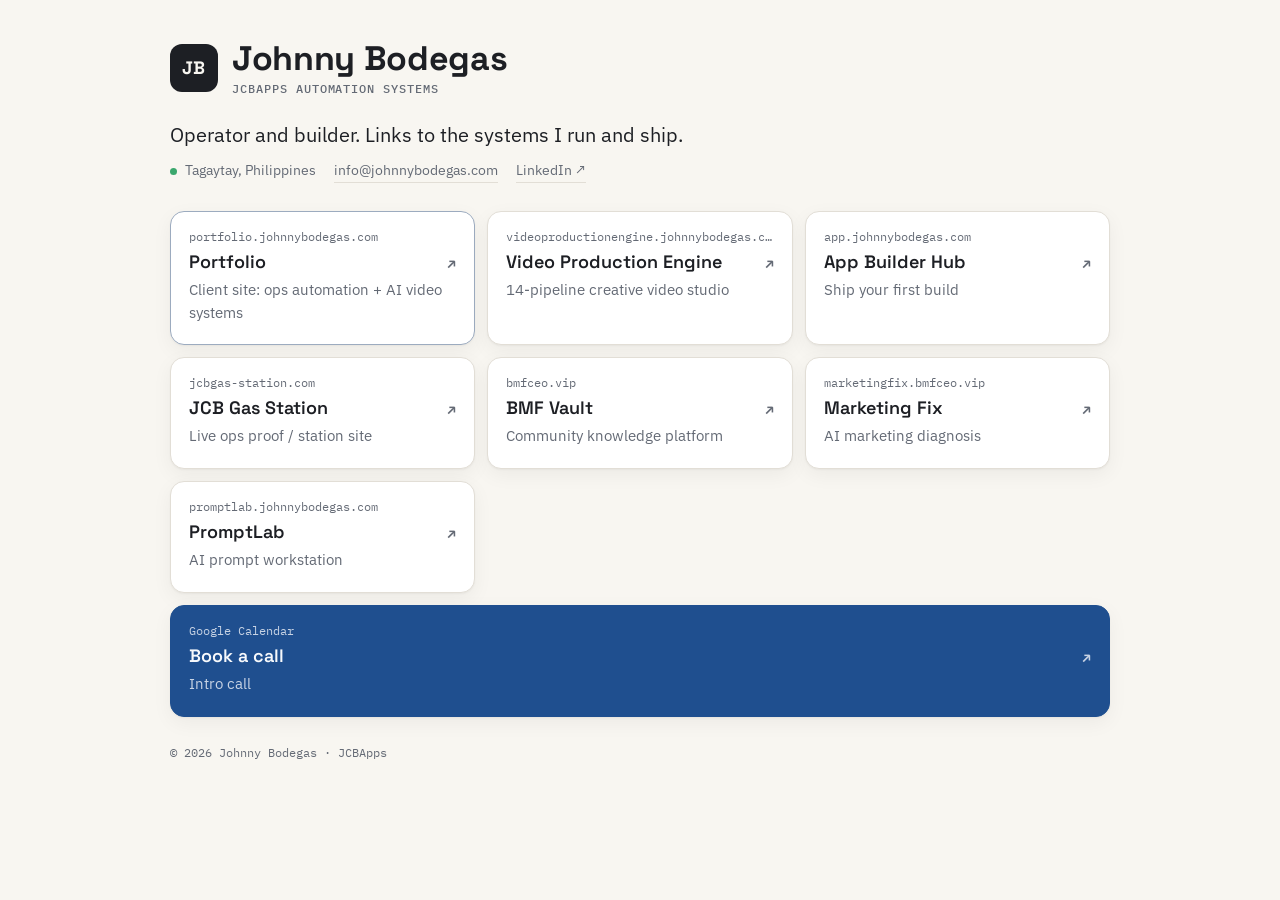
<file: index.html>
<!doctype html>
<html lang="en">
<head>
  <meta charset="utf-8" />
  <meta name="viewport" content="width=device-width, initial-scale=1" />
  <title>Johnny Bodegas · JCBApps Automation Systems</title>
  <meta name="description" content="Johnny Bodegas, operator and builder. Links to the systems I run and ship: portfolio, AI video engine, app builder, live ops proof, and more." />
  <meta name="theme-color" content="#f8f6f1" media="(prefers-color-scheme: light)" />
  <meta name="theme-color" content="#16181d" media="(prefers-color-scheme: dark)" />
  <link rel="canonical" href="https://johnnybodegas.com/" />
  <meta property="og:type" content="website" />
  <meta property="og:title" content="Johnny Bodegas · JCBApps Automation Systems" />
  <meta property="og:description" content="Operator and builder. Links to the systems I run and ship." />
  <meta property="og:url" content="https://johnnybodegas.com/" />
  <link rel="icon" href="favicon.svg" type="image/svg+xml" />
  <link rel="preconnect" href="https://fonts.googleapis.com" />
  <link rel="preconnect" href="https://fonts.gstatic.com" crossorigin />
  <link href="https://fonts.googleapis.com/css2?family=IBM+Plex+Mono:wght@400;500&family=IBM+Plex+Sans:wght@400;500;600&family=Space+Grotesk:wght@500;600;700&display=swap" rel="stylesheet" />
  <link rel="stylesheet" href="styles.css" />
</head>
<body>
  <main class="wrap">
    <header class="head">
      <div class="mark" aria-hidden="true">JB</div>
      <div>
        <h1>Johnny Bodegas</h1>
        <p class="org">JCBApps Automation Systems</p>
      </div>
    </header>

    <p class="lede">Operator and builder. Links to the systems I run and ship.</p>

    <ul class="meta" aria-label="Contact">
      <li><span class="dot" aria-hidden="true"></span>Tagaytay, Philippines</li>
      <li><a href="mailto:info@johnnybodegas.com">info@johnnybodegas.com</a></li>
      <li><a href="https://www.linkedin.com/in/johnnybodegas/" target="_blank" rel="noopener noreferrer">LinkedIn ↗</a></li>
    </ul>

    <section class="grid" aria-label="Properties">
      <a class="card card--primary" href="https://portfolio.johnnybodegas.com" target="_blank" rel="noopener noreferrer">
        <span class="label">portfolio.johnnybodegas.com</span>
        <span class="title">Portfolio <span class="arrow" aria-hidden="true">↗</span></span>
        <span class="desc">Client site: ops automation + AI video systems</span>
      </a>
      <a class="card" href="https://videoproductionengine.johnnybodegas.com" target="_blank" rel="noopener noreferrer">
        <span class="label">videoproductionengine.johnnybodegas.com</span>
        <span class="title">Video Production Engine <span class="arrow" aria-hidden="true">↗</span></span>
        <span class="desc">14-pipeline creative video studio</span>
      </a>
      <a class="card" href="https://app.johnnybodegas.com" target="_blank" rel="noopener noreferrer">
        <span class="label">app.johnnybodegas.com</span>
        <span class="title">App Builder Hub <span class="arrow" aria-hidden="true">↗</span></span>
        <span class="desc">Ship your first build</span>
      </a>
      <a class="card" href="https://jcbgas-station.com" target="_blank" rel="noopener noreferrer">
        <span class="label">jcbgas-station.com</span>
        <span class="title">JCB Gas Station <span class="arrow" aria-hidden="true">↗</span></span>
        <span class="desc">Live ops proof / station site</span>
      </a>
      <a class="card" href="https://bmfceo.vip" target="_blank" rel="noopener noreferrer">
        <span class="label">bmfceo.vip</span>
        <span class="title">BMF Vault <span class="arrow" aria-hidden="true">↗</span></span>
        <span class="desc">Community knowledge platform</span>
      </a>
      <a class="card" href="https://marketingfix.bmfceo.vip" target="_blank" rel="noopener noreferrer">
        <span class="label">marketingfix.bmfceo.vip</span>
        <span class="title">Marketing Fix <span class="arrow" aria-hidden="true">↗</span></span>
        <span class="desc">AI marketing diagnosis</span>
      </a>
      <a class="card" href="https://promptlab.johnnybodegas.com/" target="_blank" rel="noopener noreferrer">
        <span class="label">promptlab.johnnybodegas.com</span>
        <span class="title">PromptLab <span class="arrow" aria-hidden="true">↗</span></span>
        <span class="desc">AI prompt workstation</span>
      </a>
      <a class="card card--cta" href="https://calendar.google.com/calendar/appointments/schedules/AcZssZ0_8c7eedTmZs_c2nuIRYWhuojawYiaiNoDupslNxyO8C9KTwiDhzyZKza5E45a2MshAO4Wj3kY" target="_blank" rel="noopener noreferrer">
        <span class="label">Google Calendar</span>
        <span class="title">Book a call <span class="arrow" aria-hidden="true">↗</span></span>
        <span class="desc">Intro call</span>
      </a>
    </section>

    <footer class="foot">
      <span>© <span id="y">2026</span> Johnny Bodegas · JCBApps</span>
    </footer>
  </main>
  <script>document.getElementById("y").textContent = new Date().getFullYear();</script>
</body>
</html>
</file>
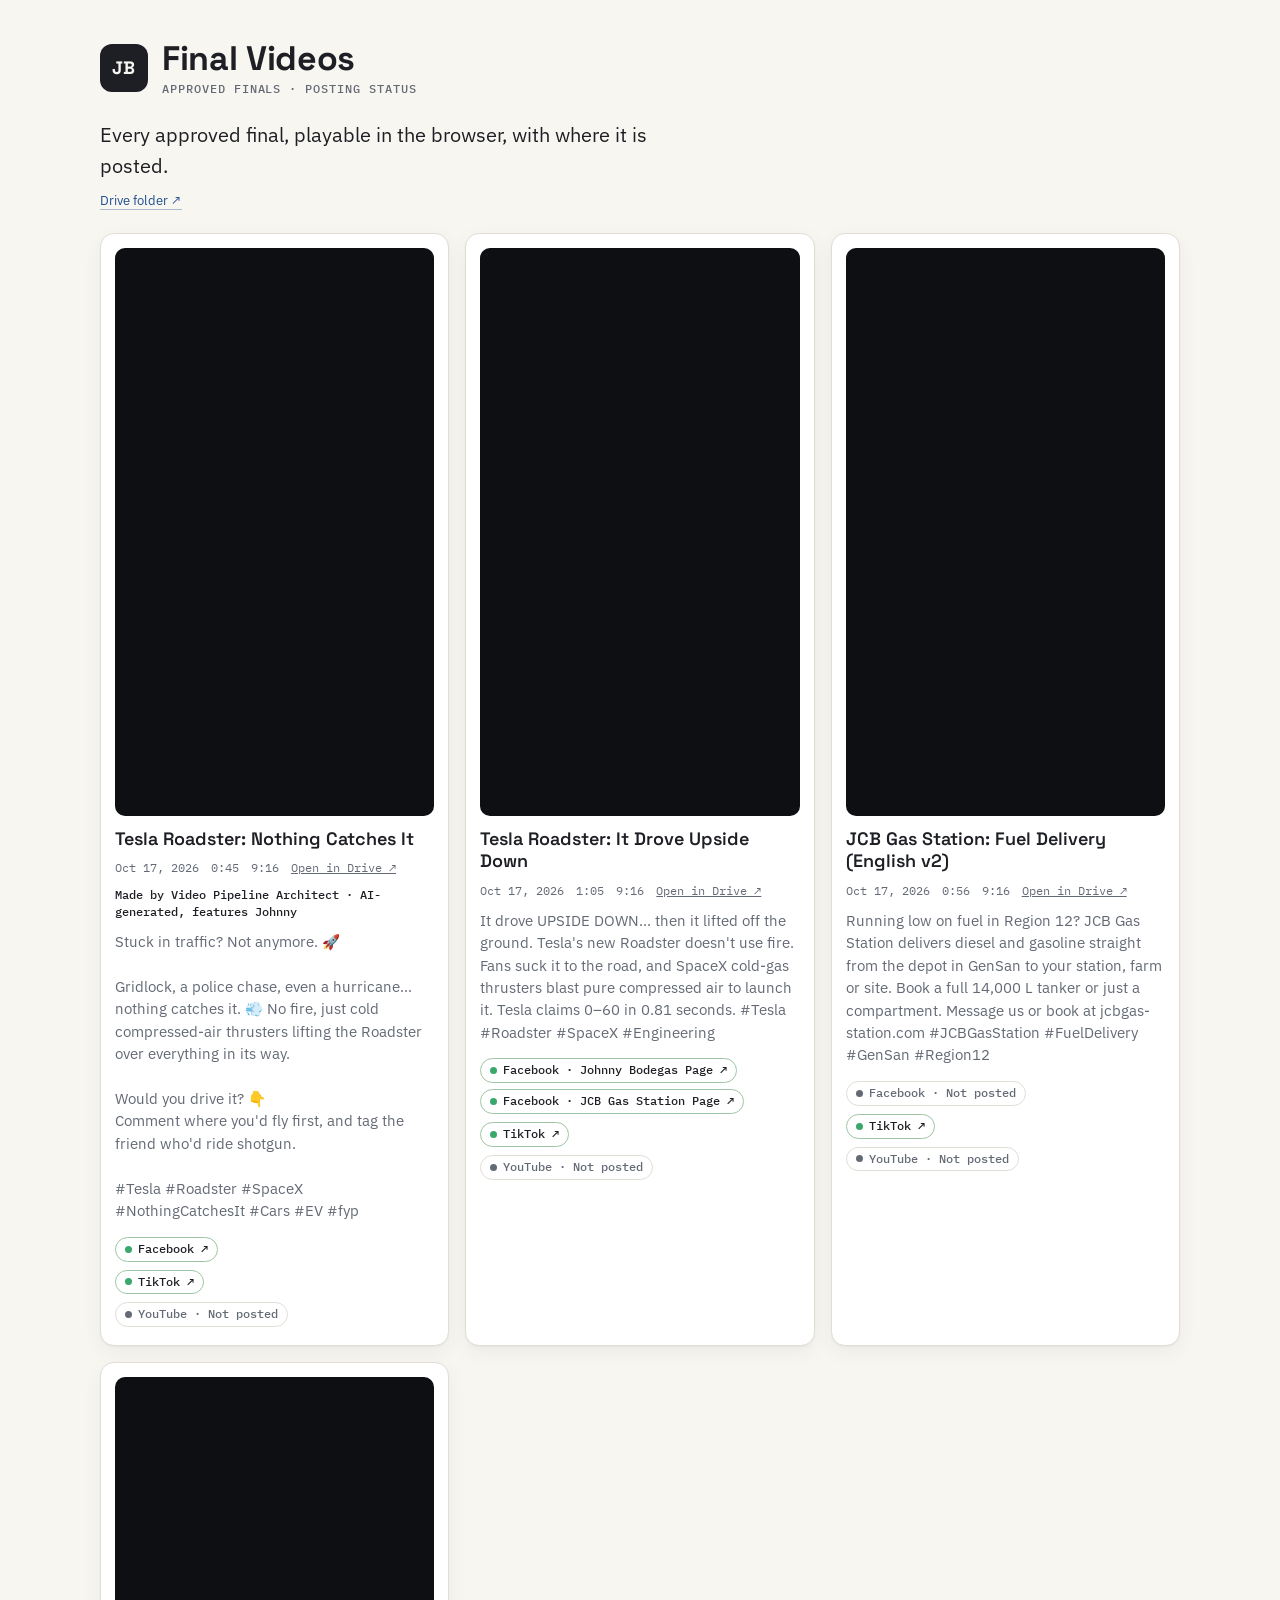
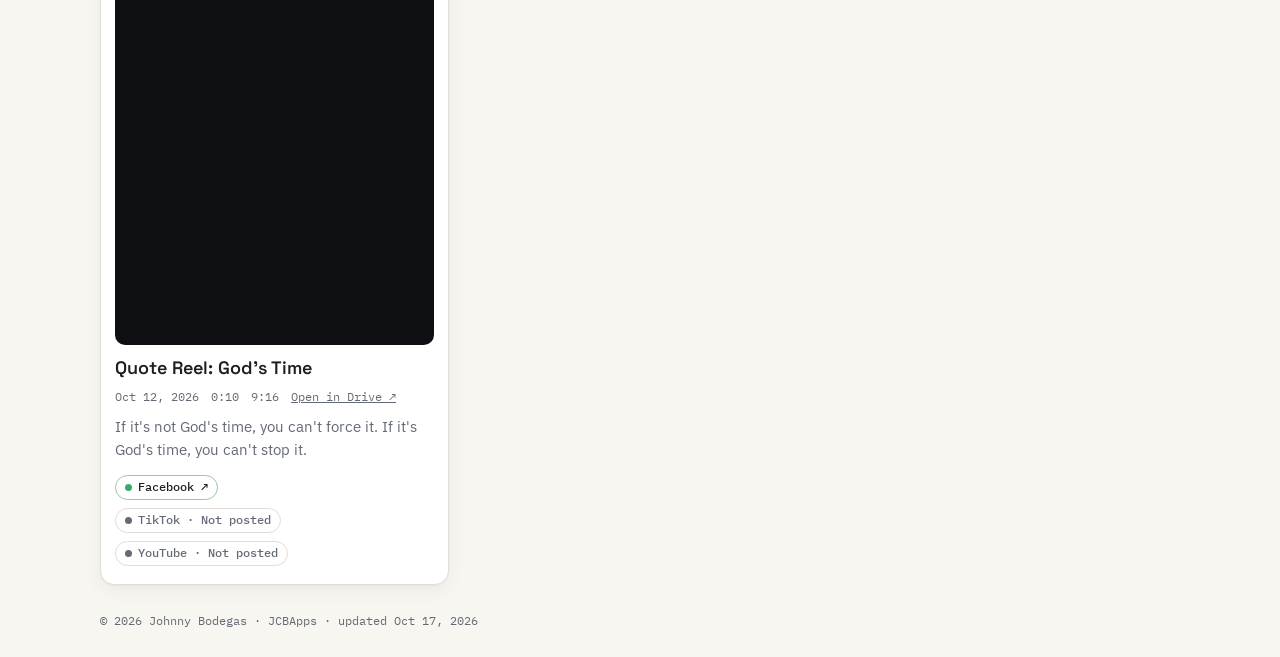
<file: finalvideos/index.html>
<!doctype html>
<html lang="en">
<head>
  <meta charset="utf-8" />
  <meta name="viewport" content="width=device-width, initial-scale=1" />
  <title>Final Videos · Johnny Bodegas</title>
  <meta name="robots" content="noindex, nofollow, noarchive" />
  <meta name="googlebot" content="noindex, nofollow" />
  <meta name="description" content="Approved final videos and where they are posted." />
  <meta name="theme-color" content="#f8f6f1" media="(prefers-color-scheme: light)" />
  <meta name="theme-color" content="#16181d" media="(prefers-color-scheme: dark)" />
  <meta name="referrer" content="strict-origin-when-cross-origin" />
  <link rel="icon" href="../favicon.svg" type="image/svg+xml" />
  <link rel="preconnect" href="https://fonts.googleapis.com" />
  <link rel="preconnect" href="https://fonts.gstatic.com" crossorigin />
  <link href="https://fonts.googleapis.com/css2?family=IBM+Plex+Mono:wght@400;500&family=IBM+Plex+Sans:wght@400;500;600&family=Space+Grotesk:wght@500;600;700&display=swap" rel="stylesheet" />
  <link rel="stylesheet" href="../styles.css" />
  <style>
    .wrap { max-width: 1120px; }
    .head a { text-decoration: none; }
    .vgrid { display: grid; grid-template-columns: 1fr; gap: 16px; }
    @media (min-width: 680px) { .vgrid { grid-template-columns: repeat(2, 1fr); } }
    @media (min-width: 1000px) { .vgrid { grid-template-columns: repeat(3, 1fr); } }
    .vcard {
      display: flex; flex-direction: column; gap: 10px;
      padding: 14px 14px 18px;
      background: var(--card); border: 1px solid var(--border);
      border-radius: var(--radius); box-shadow: var(--shadow); min-width: 0;
    }
    .player {
      position: relative; width: 100%; aspect-ratio: 9 / 16; max-height: 640px;
      border-radius: 10px; overflow: hidden; background: #0d0f13;
    }
    .player iframe { position: absolute; inset: 0; width: 100%; height: 100%; border: 0; }
    .vtitle { margin: 2px 0 0; font: 600 18px/1.25 var(--display); }
    .vmeta { font: 400 12px/1.4 var(--mono); color: var(--muted); display: flex; flex-wrap: wrap; gap: 4px 12px; }
    .vmeta a { color: inherit; }
    .vcredit { margin: 0; font: 500 12px/1.4 var(--mono); color: var(--fg); }
    .vcap { margin: 0; font-size: 14.5px; color: var(--muted); white-space: pre-line; }
    .plats { display: flex; flex-direction: column; gap: 8px; margin-top: 4px; }
    .plat { display: flex; flex-wrap: wrap; align-items: center; gap: 6px 8px; font-size: 13.5px; }
    .tag {
      display: inline-flex; align-items: center; gap: 6px;
      padding: 3px 9px; border-radius: 999px; border: 1px solid var(--border);
      font: 500 12px/1.4 var(--mono);
    }
    .tag::before { content: ""; width: 7px; height: 7px; border-radius: 50%; background: var(--muted); }
    .tag.on { border-color: color-mix(in oklab, #3aa76d 45%, var(--border)); }
    .tag.on::before { background: #3aa76d; }
    .tag.off { color: var(--muted); background: transparent; }
    a.tag { text-decoration: none; color: var(--fg); transition: border-color .15s ease, color .15s ease; }
    a.tag:hover, a.tag:focus-visible { border-color: #3aa76d; color: var(--primary); outline: none; }
    .plink { color: var(--primary); text-decoration: none; border-bottom: 1px solid color-mix(in oklab, var(--primary) 35%, transparent); }
    .plink:hover, .plink:focus-visible { border-color: var(--primary); }
    .status { color: var(--muted); font-size: 14px; }
    .help { font-size: 13px; color: var(--muted); margin: 0 0 22px; max-width: 70ch; }
  </style>
</head>
<body>
  <main class="wrap">
    <header class="head">
      <a class="mark" href="/" aria-label="Johnny Bodegas home">JB</a>
      <div>
        <h1>Final Videos</h1>
        <p class="org">Approved finals · posting status</p>
      </div>
    </header>

    <p class="lede">Every approved final, playable in the browser, with where it is posted.</p>
    <p class="help"><span id="folder"></span></p>

    <section id="list" class="vgrid" aria-label="Videos" aria-live="polite">
      <p class="status">Loading videos…</p>
    </section>

    <noscript><p class="status">This list needs JavaScript. The raw data is in <a class="plink" href="videos.json">videos.json</a>.</p></noscript>

    <footer class="foot">
      <span>© <span id="y">2026</span> Johnny Bodegas · JCBApps</span>
      <span id="updated"></span>
    </footer>
  </main>
  <script>
  (function () {
    var PLATFORMS = [["facebook", "Facebook"], ["tiktok", "TikTok"], ["youtube", "YouTube"]];
    document.getElementById("y").textContent = new Date().getFullYear();

    function el(tag, cls, text) {
      var n = document.createElement(tag);
      if (cls) n.className = cls;
      if (text != null) n.textContent = text;
      return n;
    }
    function fmtDate(iso) {
      var p = (iso || "").split("-");
      if (p.length !== 3) return iso || "";
      var m = ["Jan","Feb","Mar","Apr","May","Jun","Jul","Aug","Sep","Oct","Nov","Dec"][+p[1] - 1];
      return m + " " + (+p[2]) + ", " + p[0];
    }
    function card(v) {
      var c = el("article", "vcard");
      c.id = v.id;
      var pl = el("div", "player");
      var f = document.createElement("iframe");
      f.src = "https://drive.google.com/file/d/" + encodeURIComponent(v.driveId) + "/preview";
      f.title = v.title;
      f.loading = "lazy";
      f.allow = "autoplay; fullscreen";
      f.setAttribute("allowfullscreen", "");
      pl.appendChild(f);
      c.appendChild(pl);

      c.appendChild(el("h2", "vtitle", v.title));
      var meta = el("div", "vmeta");
      meta.appendChild(el("span", null, fmtDate(v.date)));
      if (v.duration) meta.appendChild(el("span", null, v.duration));
      if (v.format) meta.appendChild(el("span", null, v.format));
      var open = el("a", null, "Open in Drive ↗");
      open.href = "https://drive.google.com/file/d/" + v.driveId + "/view";
      open.target = "_blank"; open.rel = "noopener noreferrer";
      meta.appendChild(open);
      c.appendChild(meta);
      if (v.credit) c.appendChild(el("p", "vcredit", v.credit));
      if (v.caption) c.appendChild(el("p", "vcap", v.caption));

      var plats = el("div", "plats");
      PLATFORMS.forEach(function (pp) {
        var key = pp[0], label = pp[1];
        var s = (v.platforms && v.platforms[key]) || { posted: false };
        var row = el("div", "plat");
        var links = s.posted ? (s.links || []) : [];
        if (links.length) {
          links.forEach(function (l) {
            var a = el("a", "tag on", label + (links.length > 1 ? " · " + l.label : "") + " ↗");
            a.href = l.url; a.target = "_blank"; a.rel = "noopener noreferrer";
            a.title = "Posted on " + label + " (" + l.label + ")";
            row.appendChild(a);
          });
        } else if (s.posted) {
          row.appendChild(el("span", "tag on", label + " · Posted"));
        } else {
          var t = el("span", "tag off", label + " · Not posted");
          if (s.note) t.title = s.note;
          row.appendChild(t);
        }
        plats.appendChild(row);
      });
      c.appendChild(plats);
      return c;
    }

    fetch("videos.json", { cache: "no-cache" })
      .then(function (r) { if (!r.ok) throw new Error(r.status); return r.json(); })
      .then(function (data) {
        var list = document.getElementById("list");
        list.textContent = "";
        (data.videos || []).forEach(function (v) { list.appendChild(card(v)); });
        if (!(data.videos || []).length) list.appendChild(el("p", "status", "No videos yet."));
        if (data.updated) document.getElementById("updated").textContent = " · updated " + fmtDate(data.updated);
        if (data.driveFolder) {
          var a = el("a", "plink", "Drive folder ↗");
          a.href = data.driveFolder; a.target = "_blank"; a.rel = "noopener noreferrer";
          document.getElementById("folder").appendChild(a);
        }
      })
      .catch(function () {
        var list = document.getElementById("list");
        list.textContent = "";
        list.appendChild(el("p", "status", "Couldn't load videos.json. Refresh to try again."));
      });
  })();
  </script>
</body>
</html>
</file>
<file: styles.css>
:root {
  --bg: #f8f6f1;          /* cream, matches portfolio background */
  --fg: #1d1f24;          /* charcoal */
  --muted: #646a75;
  --card: #ffffff;
  --border: #e2ded6;
  --primary: #1f4f8f;     /* portfolio blue */
  --primary-fg: #f7f9fc;
  --accent: #e6ecf6;
  --shadow: 0 1px 2px rgba(20, 22, 28, .04), 0 6px 20px rgba(20, 22, 28, .05);
  --radius: 14px;
  --sans: "IBM Plex Sans", system-ui, -apple-system, "Segoe UI", Roboto, sans-serif;
  --display: "Space Grotesk", var(--sans);
  --mono: "IBM Plex Mono", ui-monospace, SFMono-Regular, Menlo, monospace;
}

@media (prefers-color-scheme: dark) {
  :root {
    --bg: #16181d;
    --fg: #ecebe6;
    --muted: #9aa0ab;
    --card: #1e2128;
    --border: #2c3039;
    --primary: #7fa8e6;
    --primary-fg: #10131a;
    --accent: #232a36;
    --shadow: 0 1px 2px rgba(0, 0, 0, .3);
  }
}

*, *::before, *::after { box-sizing: border-box; }
html { -webkit-text-size-adjust: 100%; }
body {
  margin: 0;
  min-height: 100vh;
  background: var(--bg);
  color: var(--fg);
  font: 400 16px/1.55 var(--sans);
  -webkit-font-smoothing: antialiased;
}
a { color: inherit; }

.wrap {
  max-width: 980px;
  margin: 0 auto;
  padding: 40px 20px 28px;
}

.head { display: flex; align-items: center; gap: 14px; }
.mark {
  flex: none;
  width: 48px; height: 48px;
  display: grid; place-items: center;
  border-radius: 12px;
  background: var(--fg);
  color: var(--bg);
  font: 700 18px/1 var(--display);
  letter-spacing: .02em;
}
h1 {
  margin: 0;
  font: 700 clamp(26px, 5vw, 34px)/1.1 var(--display);
  letter-spacing: -.01em;
}
.org {
  margin: 4px 0 0;
  font: 500 12px/1.3 var(--mono);
  text-transform: uppercase;
  letter-spacing: .08em;
  color: var(--muted);
}

.lede {
  margin: 22px 0 10px;
  font-size: clamp(17px, 2.6vw, 20px);
  max-width: 46ch;
}

.meta {
  list-style: none;
  margin: 0 0 28px;
  padding: 0;
  display: flex; flex-wrap: wrap;
  gap: 6px 18px;
  font-size: 14px;
  color: var(--muted);
}
.meta li { display: inline-flex; align-items: center; gap: 8px; }
.meta a { text-decoration: none; border-bottom: 1px solid var(--border); }
.meta a:hover, .meta a:focus-visible { color: var(--fg); border-color: var(--fg); }
.dot { width: 7px; height: 7px; border-radius: 50%; background: #3aa76d; }

.grid {
  display: grid;
  grid-template-columns: 1fr;
  gap: 12px;
}
@media (min-width: 620px) { .grid { grid-template-columns: repeat(2, 1fr); } }
@media (min-width: 900px) { .grid { grid-template-columns: repeat(3, 1fr); } }

.card {
  display: flex; flex-direction: column; gap: 6px;
  padding: 18px 18px 20px;
  background: var(--card);
  border: 1px solid var(--border);
  border-radius: var(--radius);
  box-shadow: var(--shadow);
  text-decoration: none;
  transition: transform .15s ease, border-color .15s ease, box-shadow .15s ease;
  min-width: 0;
}
.card:hover, .card:focus-visible {
  transform: translateY(-2px);
  border-color: var(--primary);
  box-shadow: 0 2px 4px rgba(20, 22, 28, .05), 0 12px 28px rgba(20, 22, 28, .08);
  outline: none;
}
.label {
  font: 400 11.5px/1.3 var(--mono);
  color: var(--muted);
  overflow: hidden; text-overflow: ellipsis; white-space: nowrap;
}
.title {
  display: flex; justify-content: space-between; align-items: baseline; gap: 8px;
  font: 600 18px/1.25 var(--display);
}
.arrow { color: var(--muted); font-size: 15px; transition: color .15s ease, transform .15s ease; }
.card:hover .arrow, .card:focus-visible .arrow { color: var(--primary); transform: translate(2px, -2px); }
.desc { font-size: 14.5px; color: var(--muted); }

.card--primary { border-color: color-mix(in oklab, var(--primary) 35%, var(--border)); }
.card--cta {
  background: var(--primary);
  border-color: var(--primary);
  color: var(--primary-fg);
}
.card--cta .label, .card--cta .desc, .card--cta .arrow { color: color-mix(in oklab, var(--primary-fg) 78%, transparent); }
.card--cta:hover, .card--cta:focus-visible { border-color: var(--fg); }
.card--cta:hover .arrow { color: var(--primary-fg); }

.foot {
  margin-top: 28px;
  font: 400 12px/1.4 var(--mono);
  color: var(--muted);
}

@media (prefers-reduced-motion: reduce) {
  .card, .arrow { transition: none; }
  .card:hover { transform: none; }
}

/* Book-a-call spans the full row so the grid never ends on an orphan card */
@media (min-width: 620px) { .card--cta { grid-column: 1 / -1; } }
</file>
